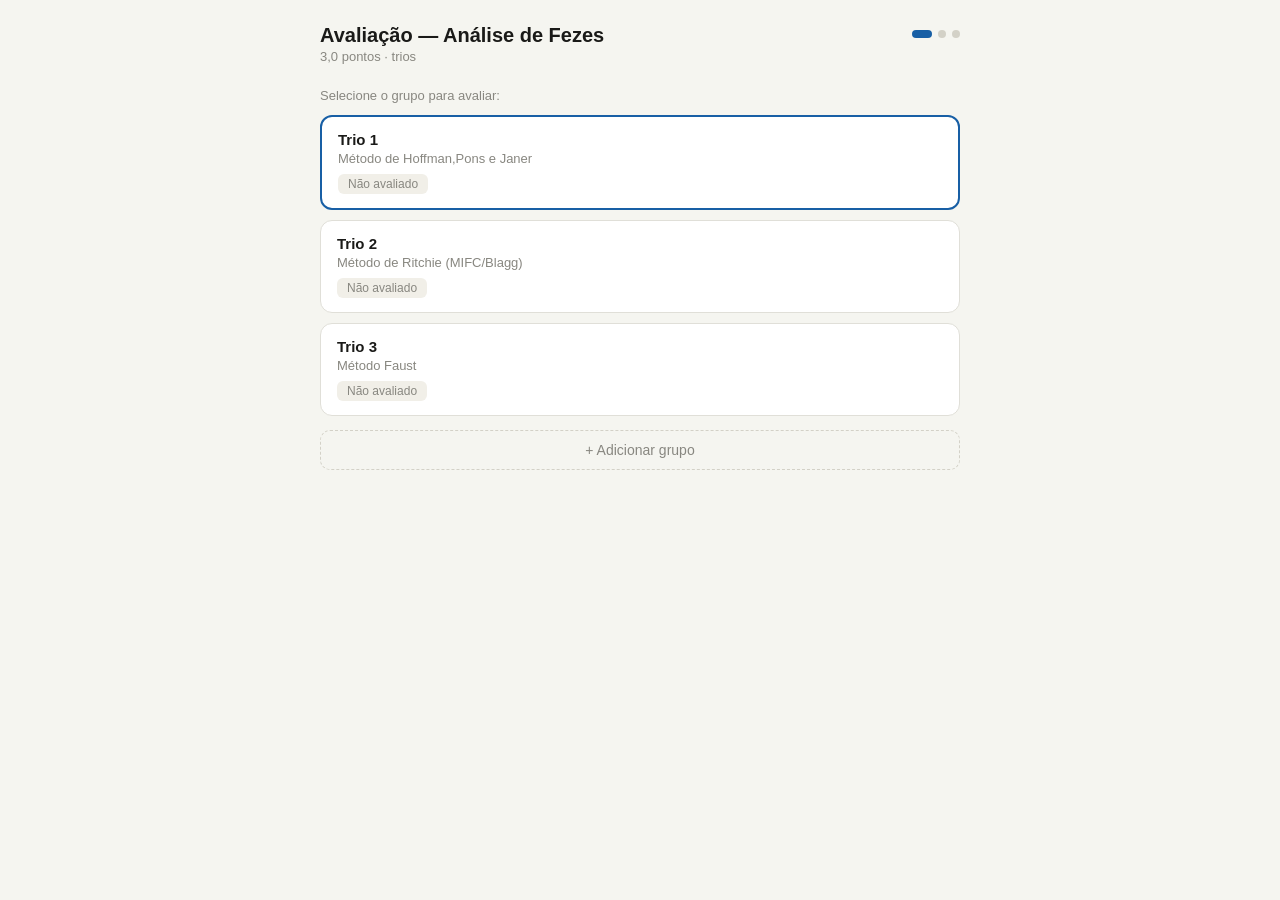
<file: index.html>
<!DOCTYPE html>
<html lang="pt-BR">
<head>
  <meta charset="UTF-8">
  <meta name="viewport" content="width=device-width, initial-scale=1.0">
  <title>Avaliação — Análise de Fezes</title>
  <link rel="stylesheet" href="style.css">
</head>
<body>

  <div class="wrap">
    <div class="top-bar">
      <div>
        <div class="app-title">Avaliação — Análise de Fezes</div>
        <div class="app-sub">3,0 pontos · trios</div>
      </div>
      <div class="step-indicator" id="steps"></div>
    </div>

    <!-- TELA 1: GRUPOS -->
    <div class="screen visible" id="tela-grupos">
      <div class="screen-hint">Selecione o grupo para avaliar:</div>
      <div id="lista-grupos"></div>
      <button class="btn-dashed" onclick="addGrupo()">+ Adicionar grupo</button>
    </div>

    <!-- TELA 2: AVALIAÇÃO -->
    <div class="screen" id="tela-avaliacao">
      <div class="av-header">
        <div>
          <div class="av-nome" id="av-nome"></div>
          <div class="av-metodo" id="av-metodo"></div>
          <div class="av-membros" id="av-membros"></div>
        </div>
        <div class="av-total-wrap">
          <div class="av-total" id="av-total">0,0</div>
          <div class="av-total-label">/ 3,0</div>
        </div>
      </div>
      <div id="criterios-lista"></div>
      <div class="obs-wrap">
        <div class="obs-label">Observações</div>
        <textarea id="obs-input" class="obs-area" placeholder="Pontos fortes, aspectos a melhorar..."></textarea>
      </div>
      <div class="nav-row">
        <button class="btn-secondary" onclick="irGrupos()">← Voltar</button>
        <button class="btn-primary" onclick="salvarGrupo()">Salvar avaliação</button>
      </div>
    </div>

    <!-- TELA 3: RESULTADOS -->
    <div class="screen" id="tela-resultados">
      <div class="screen-title">Resultados</div>
      <div id="resultados-lista"></div>
      <div class="nav-row">
        <button class="btn-secondary" onclick="irGrupos()">← Grupos</button>
        <button class="btn-success" onclick="exportar()">⬇ Copiar resultado</button>
      </div>
    </div>
  </div>

  <script src="app.js"></script>
</body>
</html>
</file>
<file: style.css>
/* ── Reset ── */
*, *::before, *::after { box-sizing: border-box; margin: 0; padding: 0; }

/* ── Base ── */
body {
  font-family: -apple-system, BlinkMacSystemFont, 'Segoe UI', Roboto, sans-serif;
  background: #f5f5f0;
  color: #1a1a18;
  min-height: 100vh;
  padding: 24px 16px 48px;
}

/* ── Container ── */
.wrap {
  max-width: 640px;
  margin: 0 auto;
}

/* ── Top bar ── */
.top-bar {
  display: flex;
  align-items: flex-start;
  justify-content: space-between;
  margin-bottom: 24px;
  flex-wrap: wrap;
  gap: 8px;
}
.app-title { font-size: 20px; font-weight: 600; color: #1a1a18; }
.app-sub   { font-size: 13px; color: #888780; margin-top: 2px; }

/* ── Step dots ── */
.step-indicator { display: flex; gap: 6px; align-items: center; margin-top: 6px; }
.step-dot {
  width: 8px; height: 8px;
  border-radius: 50%;
  background: #d3d1c7;
  transition: all .2s;
}
.step-dot.active { background: #185fa5; width: 20px; border-radius: 4px; }
.step-dot.done   { background: #3b6d11; }

/* ── Screens ── */
.screen { display: none; }
.screen.visible { display: block; }
.screen-hint  { font-size: 13px; color: #888780; margin-bottom: 12px; }
.screen-title { font-size: 16px; font-weight: 600; margin-bottom: 16px; }

/* ── Grupo card ── */
.grupo-card {
  background: #fff;
  border: 1px solid #e0dfd8;
  border-radius: 12px;
  padding: 14px 16px;
  margin-bottom: 10px;
  cursor: pointer;
  transition: border-color .15s, box-shadow .15s;
}
.grupo-card:hover { border-color: #b4b2a9; box-shadow: 0 2px 6px rgba(0,0,0,.06); }
.grupo-card.current { border: 2px solid #185fa5; }
.grupo-nome   { font-weight: 600; font-size: 15px; }
.grupo-metodo { font-size: 13px; color: #888780; margin-top: 3px; }
.grupo-status { margin-top: 8px; }

/* ── Badges ── */
.badge {
  display: inline-block;
  font-size: 12px;
  font-weight: 500;
  padding: 3px 10px;
  border-radius: 6px;
}
.badge-ok    { background: #eaf3de; color: #3b6d11; }
.badge-pend  { background: #faeeda; color: #854f0b; }
.badge-vazio { background: #f1efe8; color: #888780; }

/* ── Dashed add button ── */
.btn-dashed {
  width: 100%;
  padding: 11px;
  border-radius: 10px;
  border: 1.5px dashed #d3d1c7;
  background: transparent;
  color: #888780;
  font-size: 14px;
  cursor: pointer;
  margin-top: 4px;
  transition: background .15s;
}
.btn-dashed:hover { background: #f1efe8; }

/* ── Avaliação header ── */
.av-header {
  display: flex;
  align-items: flex-start;
  justify-content: space-between;
  margin-bottom: 20px;
}
.av-nome   { font-size: 16px; font-weight: 600; }
.av-metodo { font-size: 13px; color: #888780; margin-top: 3px; }
.av-total-wrap { text-align: right; }
.av-total      { font-size: 28px; font-weight: 700; color: #185fa5; line-height: 1; }
.av-total-label{ font-size: 12px; color: #888780; }

/* ── Critério bloco ── */
.criterio-bloco {
  background: #fff;
  border: 1px solid #e0dfd8;
  border-radius: 12px;
  padding: 14px 16px;
  margin-bottom: 12px;
}
.criterio-label { font-weight: 600; font-size: 14px; margin-bottom: 4px; }
.criterio-hint  { font-size: 12px; color: #888780; margin-bottom: 12px; line-height: 1.4; }

/* ── Botões de nota ── */
.botoes-nota {
  display: flex;
  flex-wrap: wrap;
  gap: 8px;
}
.btn-nota {
  padding: 8px 14px;
  border-radius: 8px;
  border: 1px solid #e0dfd8;
  background: #fff;
  color: #5f5e5a;
  font-size: 13px;
  font-weight: 500;
  cursor: pointer;
  transition: all .12s;
}
.btn-nota:hover { background: #f1efe8; }
.btn-nota.sel-06 { background: #eaf3de; color: #3b6d11; border-color: #97c459; }
.btn-nota.sel-04 { background: #faeeda; color: #854f0b; border-color: #ef9f27; }
.btn-nota.sel-02 { background: #faeeda; color: #854f0b; border-color: #ef9f27; }
.btn-nota.sel-0  { background: #fcebeb; color: #a32d2d; border-color: #f09595; }

/* ── Observações ── */
.obs-wrap  { margin-top: 8px; }
.obs-label { font-size: 13px; font-weight: 600; color: #888780; margin-bottom: 6px; }
.obs-area  {
  width: 100%;
  font-size: 13px;
  border: 1px solid #e0dfd8;
  border-radius: 8px;
  padding: 10px 12px;
  background: #fff;
  color: #1a1a18;
  resize: vertical;
  min-height: 64px;
  line-height: 1.5;
  font-family: inherit;
}
.obs-area:focus { outline: none; border-color: #185fa5; }

/* ── Nav row ── */
.nav-row {
  display: flex;
  gap: 8px;
  justify-content: space-between;
  margin-top: 20px;
  flex-wrap: wrap;
}

/* ── Botões gerais ── */
button { cursor: pointer; font-family: inherit; }
.btn-secondary {
  padding: 9px 20px;
  border-radius: 8px;
  border: 1px solid #e0dfd8;
  background: #fff;
  color: #5f5e5a;
  font-size: 14px;
  transition: background .12s;
}
.btn-secondary:hover { background: #f1efe8; }
.btn-primary {
  padding: 9px 22px;
  border-radius: 8px;
  border: none;
  background: #185fa5;
  color: #fff;
  font-size: 14px;
  font-weight: 600;
  transition: background .12s;
}
.btn-primary:hover { background: #0c447c; }
.btn-results {
  width: 100%;
  padding: 11px;
  border-radius: 10px;
  border: none;
  background: #eaf3de;
  color: #3b6d11;
  font-size: 14px;
  font-weight: 600;
  margin-top: 12px;
  transition: background .15s;
}
.btn-results:hover { background: #c0dd97; }
.btn-success {
  padding: 9px 22px;
  border-radius: 8px;
  border: none;
  background: #eaf3de;
  color: #3b6d11;
  font-size: 14px;
  font-weight: 600;
  transition: background .12s;
}
.btn-success:hover { background: #c0dd97; }

/* ── Resultado card ── */
.result-card {
  background: #fff;
  border: 1px solid #e0dfd8;
  border-radius: 12px;
  padding: 14px 16px;
  margin-bottom: 12px;
}
.result-header {
  display: flex;
  justify-content: space-between;
  align-items: flex-start;
}
.result-nome  { font-weight: 600; font-size: 15px; }
.result-met   { font-size: 13px; color: #888780; margin-top: 3px; }
.result-faixa { font-size: 12px; font-weight: 600; margin-top: 5px; }
.faixa-e { color: #3b6d11; }
.faixa-s { color: #854f0b; }
.faixa-i { color: #a32d2d; }
.result-nota  { font-size: 24px; font-weight: 700; color: #185fa5; }
.result-nota span { font-size: 13px; color: #888780; font-weight: 400; }
.result-obs {
  font-size: 12px;
  color: #888780;
  margin-top: 10px;
  padding-top: 10px;
  border-top: 1px solid #e0dfd8;
  line-height: 1.4;
}
.result-detalhe {
  display: flex;
  flex-wrap: wrap;
  gap: 6px;
  margin-top: 10px;
}
</file>
